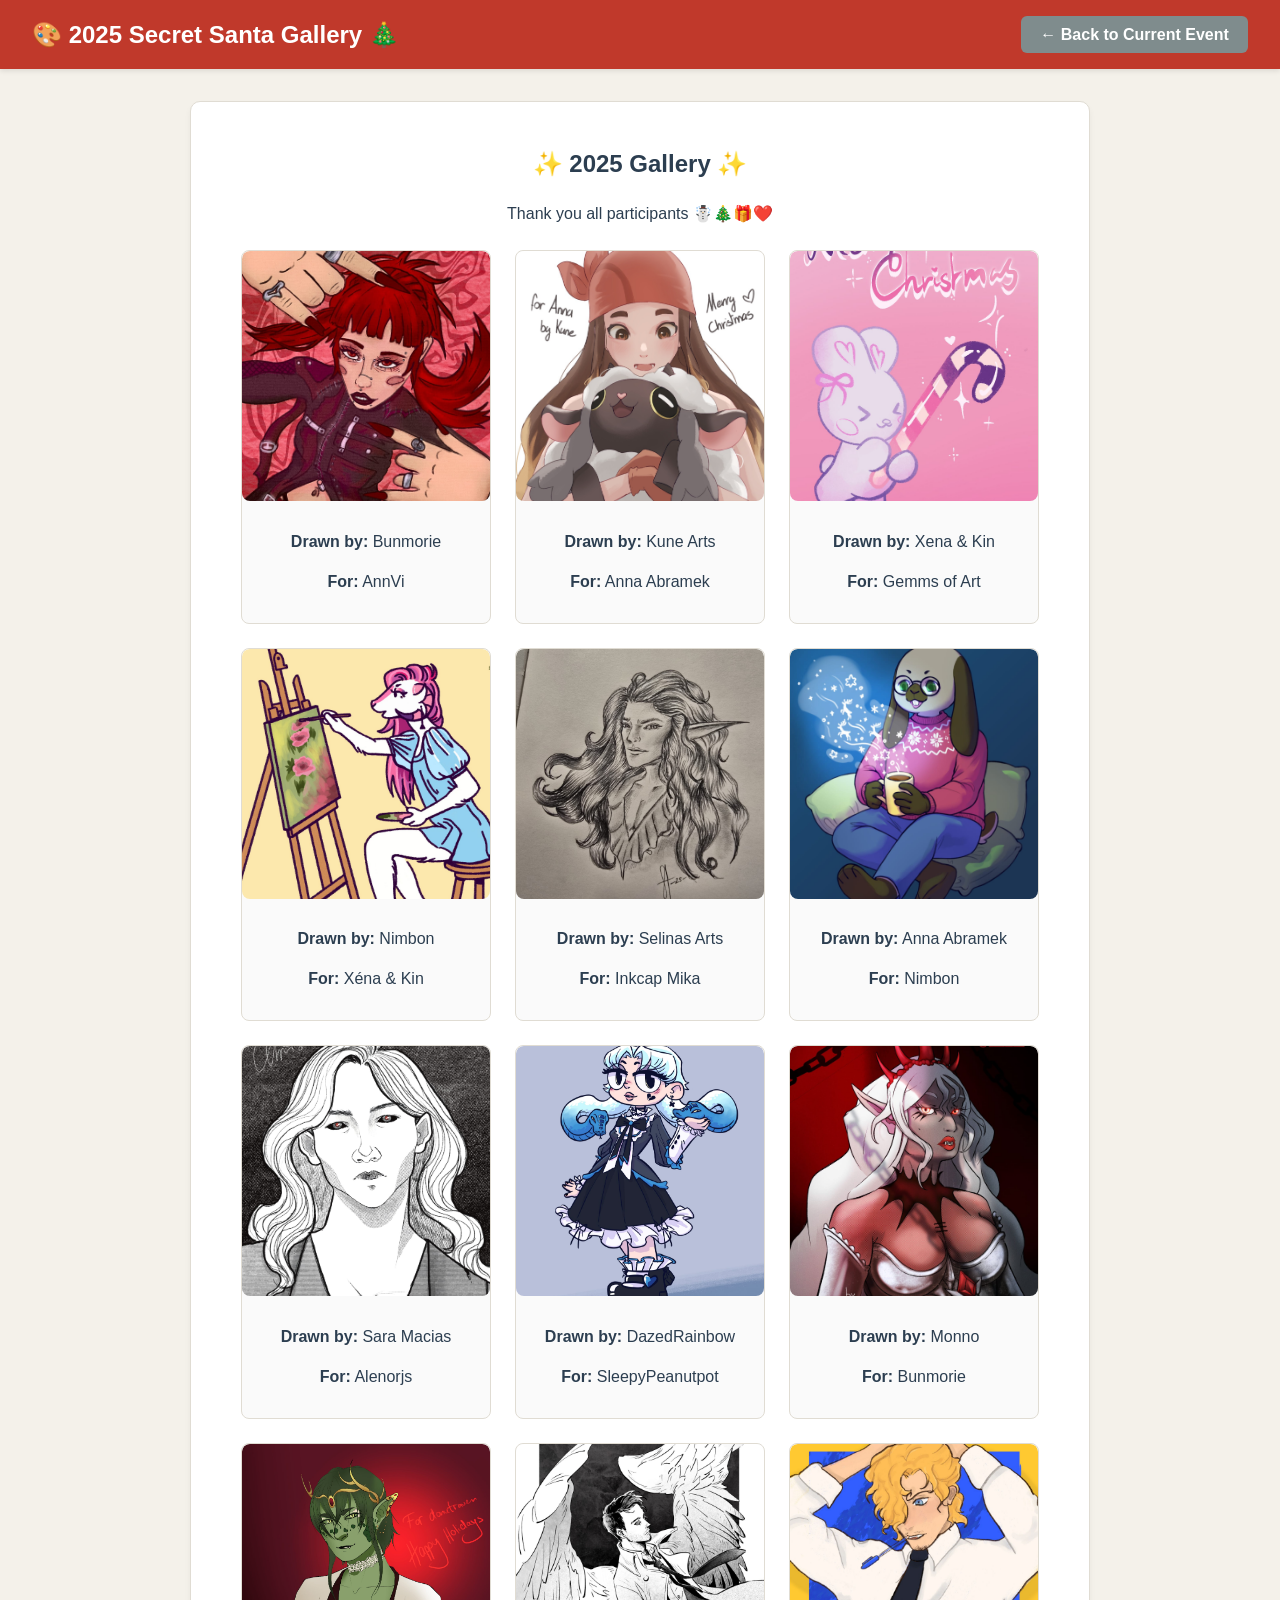
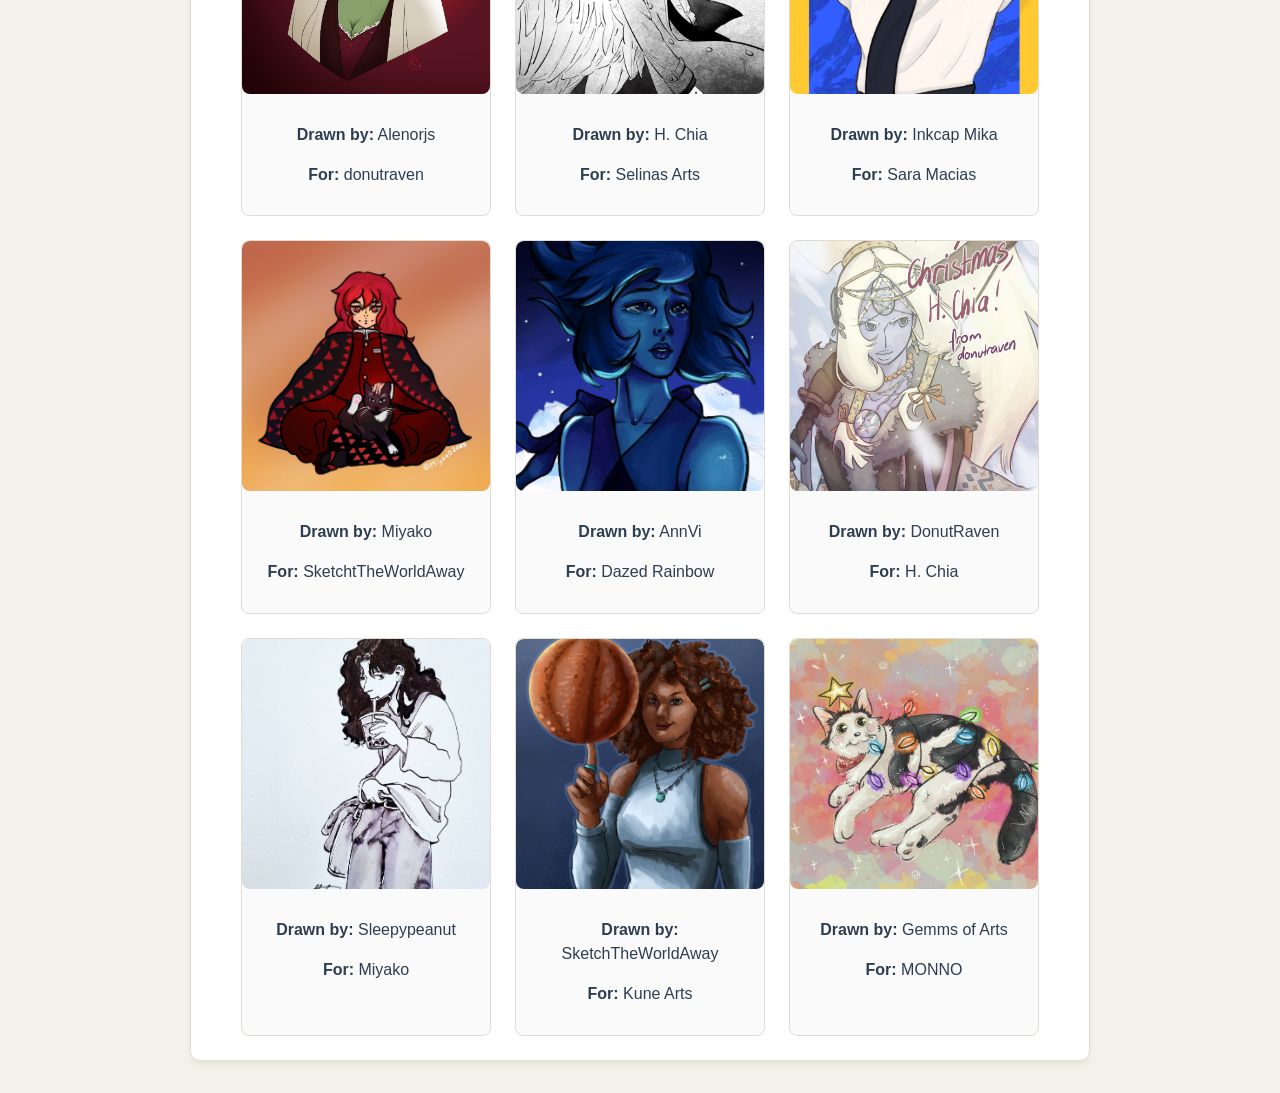
<file: gallery.html>
<!DOCTYPE html>
<html lang="en">

<head>
  <meta charset="UTF-8">
  <meta name="viewport" content="width=device-width, initial-scale=1.0">
  <title>Artist Secret Santa - 2025 Gallery 🎨🎄</title>
  <link rel="stylesheet" href="style.css?v=2">
</head>

<body>
  <header>
    <h1>🎨 2025 Secret Santa Gallery 🎄</h1>
    <div>
      <a href="index.html"><button class="secondary">← Back to Current Event</button></a>
    </div>
  </header>

  <main>
    <section class="card" style="max-width: 1000px; margin: 0 auto;">
      <h2>✨ 2025 Gallery ✨</h2>
      <p>Thank you all participants ☃️🎄🎁❤️</p>


      <!-- Grid Container -->
      <div id="gallery-grid" class="image-grid"></div>
    </section>
  </main>

  <script>
    // List the filenames of the pictures you put inside your gallery_2025 folder
    const pastArtworks = [
      { file: "artwork1.jpg", drawnBy: "Sleepypeanut", forWho: "Miyako" },
      { file: "artwork2.jpg", drawnBy: "DonutRaven", forWho: "H. Chia" },
      { file: "artwork3.jpg", drawnBy: "Inkcap Mika", forWho: "Sara Macias" },
      { file: "artwork4.jpg", drawnBy: "Alenorjs", forWho: "donutraven" },
      { file: "artwork5.jpg", drawnBy: "Sara Macias", forWho: "Alenorjs" },
      { file: "artwork6.jpg", drawnBy: "Xena & Kin", forWho: "Gemms of Art" },
      { file: "artwork7.jpg", drawnBy: "Bunmorie", forWho: "AnnVi" },
      { file: "artwork8.jpg", drawnBy: "AnnVi", forWho: "Dazed Rainbow" },
      { file: "artwork9.jpg", drawnBy: "Miyako", forWho: "SketchtTheWorldAway" },
      { file: "artwork10.jpg", drawnBy: "Nimbon", forWho: "Xéna & Kin" },
      { file: "artwork11.jpg", drawnBy: "Gemms of Arts", forWho: "MONNO" },
      { file: "artwork12.jpg", drawnBy: "Monno", forWho: "Bunmorie" },
      { file: "artwork13.jpg", drawnBy: "H. Chia", forWho: "Selinas Arts" },
      { file: "artwork14.jpg", drawnBy: "Anna Abramek", forWho: "Nimbon" },
      { file: "artwork15.jpg", drawnBy: "Kune Arts", forWho: "Anna Abramek" },
      { file: "artwork16.jpg", drawnBy: "Selinas Arts", forWho: "Inkcap Mika" },
      { file: "artwork17.jpg", drawnBy: "DazedRainbow", forWho: "SleepyPeanutpot" },
      { file: "artwork18.jpg", drawnBy: "SketchTheWorldAway", forWho: "Kune Arts" }

      // Just add more lines here for each picture you have!
    ];

    const gridContainer = document.getElementById('gallery-grid');

    if (pastArtworks.length === 0) {
      gridContainer.innerHTML = '<p><em>No artworks added to the gallery yet!</em></p>';
    } else {
      // Randomly shuffle the array every time the page loads
      const shuffledArtworks = [...pastArtworks].sort(() => Math.random() - 0.5);

      gridContainer.innerHTML = shuffledArtworks.map(art => {
        const imgPath = `gallery_2025/${art.file}`;
        return `
                <div class="art-card gallery-item">
                    <a href="${imgPath}" target="_blank"><img src="${imgPath}" alt="Gift by ${art.drawnBy}"></a>
                    <div class="art-card-body">
                        <p><strong>Drawn by:</strong> ${art.drawnBy}</p>
                        <p><strong>For:</strong> ${art.forWho}</p>
                    </div>
                </div>
            `;
      }).join('');
    }
  </script>
</body>

</html>
</file>
<file: style.css>
:root {
    --bg: #f4f1ea;
    --card-bg: #ffffff;
    --primary: #c0392b;
    --primary-hover: #a93226;
    --secondary: #27ae60;
    --text: #2c3e50;
    --border: #e0dcd3;
}

body {
    font-family: -apple-system, BlinkMacSystemFont, "Segoe UI", Roboto, sans-serif;
    background-color: var(--bg);
    color: var(--text);
    margin: 0;
    padding: 0;
    line-height: 1.5;
    text-align: center;
    /* ⬅️ Adds global centering */
}

header {
    background-color: var(--primary);
    color: white;
    padding: 1rem 2rem;
    display: flex;
    justify-content: space-between;
    align-items: center;
    box-shadow: 0 2px 5px rgba(0, 0, 0, 0.1);
}

header h1 {
    margin: 0;
    font-size: 1.5rem;
}

main {
    max-width: 900px;
    margin: 2rem auto;
    padding: 0 1rem;
}

.card {
    background: var(--card-bg);
    border-radius: 10px;
    padding: 1.5rem;
    margin-bottom: 2rem;
    box-shadow: 0 4px 6px rgba(0, 0, 0, 0.05);
    border: 1px solid var(--border);
}

.highlight-card {
    border-top: 5px solid var(--secondary);
}

.hidden {
    display: none !important;
}

button {
    background-color: var(--primary);
    color: white;
    border: none;
    padding: 0.6rem 1.2rem;
    border-radius: 6px;
    cursor: pointer;
    font-size: 1rem;
    font-weight: bold;
    transition: background 0.2s;
}

button:hover {
    background-color: var(--primary-hover);
}

button:disabled {
    opacity: 0.6;
    cursor: not-allowed;
}

button.secondary {
    background-color: #7f8c8d;
}

button.secondary:hover {
    background-color: #636e72;
}

form {
    display: flex;
    flex-direction: column;
    align-items: center;
    /* ⬅️ Centers form elements inside cards */
    gap: 0.8rem;
    margin-top: 1rem;
}

input[type="text"],
textarea {
    padding: 0.7rem;
    border: 1px solid #ccc;
    border-radius: 6px;
    font-family: inherit;
    font-size: 1rem;
    text-align: center;
    /* ⬅️ Centers text inside input boxes */
    width: 80%;
    max-width: 350px;
    /* ⬅️ Keeps input boxes from getting too wide */
}

textarea {
    min-height: 80px;
    resize: vertical;
}

.user-grid {
    display: flex;
    flex-wrap: wrap;
    justify-content: center;
    /* ⬅️ Centers the artist name buttons */
    gap: 0.8rem;
    margin: 1rem 0;
}

.user-btn {
    background-color: var(--secondary);
    font-size: 1.1rem;
}

.gallery-grid {
    display: grid;
    grid-template-columns: repeat(auto-fill, minmax(240px, 1fr));
    justify-items: center;
    /* ⬅️ Centers gallery cards */
    gap: 1.2rem;
    margin-top: 1.5rem;
}

.art-card {
    border: 1px solid var(--border);
    border-radius: 8px;
    overflow: hidden;
    background: #fafafa;
    margin: 0 auto;
}

.art-card img {
    width: 100%;
    height: 220px;
    object-fit: cover;
    display: block;
    cursor: pointer;
}

.art-card-body {
    padding: 0.8rem;
}

.big-reveal {
    font-size: 1.3rem;
    color: var(--secondary);
}

.success-text {
    color: var(--secondary);
    font-weight: bold;
}

#my-gift-preview {
    max-width: 250px;
    border-radius: 8px;
    margin-top: 0.5rem;
}

hr {
    border: 0;
    border-top: 1px solid var(--border);
    margin: 1.5rem 0;
}

.card-actions {
    display: flex;
    justify-content: center;
    align-items: center;
    gap: 0.75rem;
    flex-wrap: wrap;
}

.small-btn {
    padding: 0.4rem 0.8rem;
    font-size: 0.85rem;
}

.danger-btn {
    background-color: #e74c3c;
}

.danger-btn:hover {
    background-color: #c0392b;
}

.edit-wishlist-form {
    display: flex;
    flex-direction: column;
    gap: 0.5rem;
    margin-top: 0.5rem;
}

.edit-wishlist-form textarea {
    min-height: 60px;
    font-size: 0.9rem;
}

.horizontal-scroll-gallery {
    display: flex;
    flex-wrap: nowrap;
    overflow-x: auto;
    -webkit-overflow-scrolling: touch;
    gap: 1rem;
    padding: 0.5rem 0.2rem 1rem 0.2rem;
    width: 100%;
    box-sizing: border-box;
    scroll-snap-type: x proximity;
}

.horizontal-scroll-gallery .art-card {
    flex: 0 0 240px;
    max-width: 240px;
    /* scroll-snap-align: start;  <-- Delete or comment this out */
    background: #fafafa;
    border: 1px solid var(--border);
    border-radius: 8px;
    overflow: hidden;
}

.rules-card {
    background-color: #f9f9f9;
    border-left: 4px solid var(--primary, #646cff);
    margin-bottom: 1.5rem;
}

.rules-card ul {
    margin-top: 0.5rem;
    margin-bottom: 0.5rem;
}

.profile-bio {
    max-width: 500px;
    margin: 0.5rem auto;
    color: #555;
    font-style: italic;
}

.profile-socials {
    font-size: 0.95rem;
    word-break: break-word;
    margin-bottom: 1rem;
}

/* Full-screen dark semi-transparent backdrop */
.modal-overlay {
    position: fixed;
    top: 0;
    left: 0;
    width: 100%;
    height: 100%;
    background-color: rgba(0, 0, 0, 0.7);
    display: flex;
    justify-content: center;
    align-items: center;
    z-index: 9999;
    padding: 1rem;
    box-sizing: border-box;
}

.modal-overlay.hidden {
    display: none;
}

/* Centered popup window */
.modal-window {
    background: #ffffff;
    width: 100%;
    max-width: 650px;
    max-height: 85vh;
    overflow-y: auto;
    border-radius: 12px;
    padding: 1.5rem;
    box-shadow: 0 10px 30px rgba(0, 0, 0, 0.3);
    margin: 0;
    /* Overrides default card margins so it centers cleanly */
}

.artist-directory-card {
    display: flex;
    flex-direction: column;
    justify-content: center;
    transition: transform 0.15s ease, box-shadow 0.15s ease;
}

.artist-directory-card:hover {
    transform: translateY(-3px);
    box-shadow: 0 4px 12px rgba(0, 0, 0, 0.1);
}

.oc-comments-section {
    text-align: left;
    margin-top: 0.75rem;
    font-size: 0.9rem;
}

.oc-comments-list {
    max-height: 140px;
    overflow-y: auto;
    margin: 0.5rem 0;
    display: flex;
    flex-direction: column;
    gap: 0.4rem;
}

.oc-comment {
    background: #f4f4f6;
    padding: 0.4rem 0.6rem;
    border-radius: 6px;
    word-break: break-word;
    font-size: 0.85rem;
    display: flex;
    justify-content: space-between;
    align-items: flex-start;
    gap: 0.5rem;
}

.no-comments {
    color: #888;
    margin: 0.25rem 0;
}

.oc-comment-form {
    display: flex;
    gap: 0.4rem;
    margin-top: 0.5rem;
}

.oc-comment-form input {
    flex: 1;
    padding: 0.4rem 0.6rem;
    font-size: 0.85rem;
    margin: 0;
}

.delete-comment-btn {
    background: transparent;
    border: none;
    color: #999;
    font-size: 0.75rem;
    padding: 0 0.2rem;
    cursor: pointer;
    line-height: 1.2;
    flex-shrink: 0;
}

.delete-comment-btn:hover {
    color: #d9534f;
    background: transparent;
}

.modal-nav-header {
    display: flex;
    justify-content: space-between;
    align-items: center;
    gap: 1rem;
    margin-bottom: 0.75rem;
}

.image-grid {
    display: flex;
    justify-content: center;
    flex-wrap: wrap;
    gap: 1.5rem;
    margin-top: 1.5rem;
}

.gallery-item {
    width: 250px;
    /* Adjust card width as you prefer */
    margin: 0;
    box-sizing: border-box;
}

.gallery-item img {
    width: 100%;
    height: 250px;
    object-fit: cover;
    border-radius: 8px;
}

.spoiler-box {
    background: #f8f9fa;
    border: 2px dashed #ccc;
    border-radius: 10px;
    padding: 1.5rem;
    text-align: center;
    margin: 1rem 0;
}

.spoiler-box p {
    margin: 0.4rem 0;
}

.spoiler-box button {
    margin-top: 0.75rem;
}
</file>
